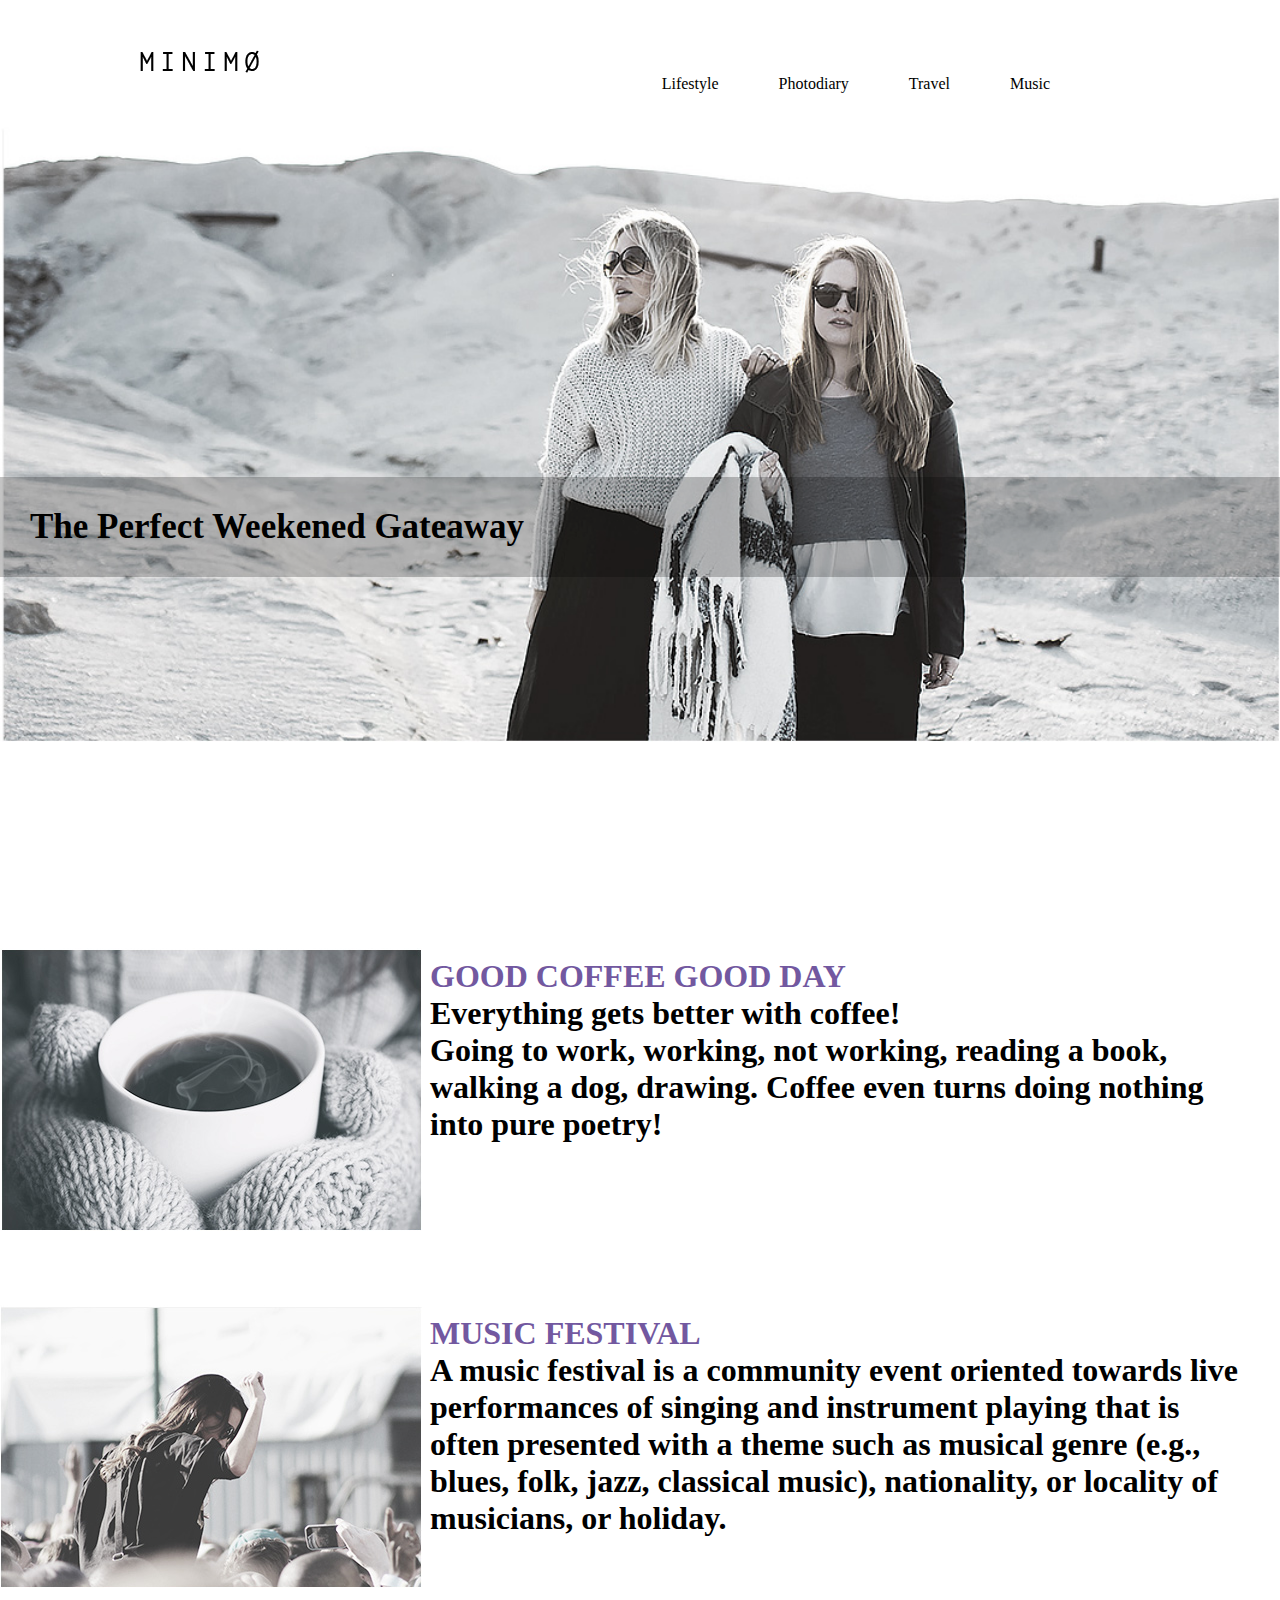
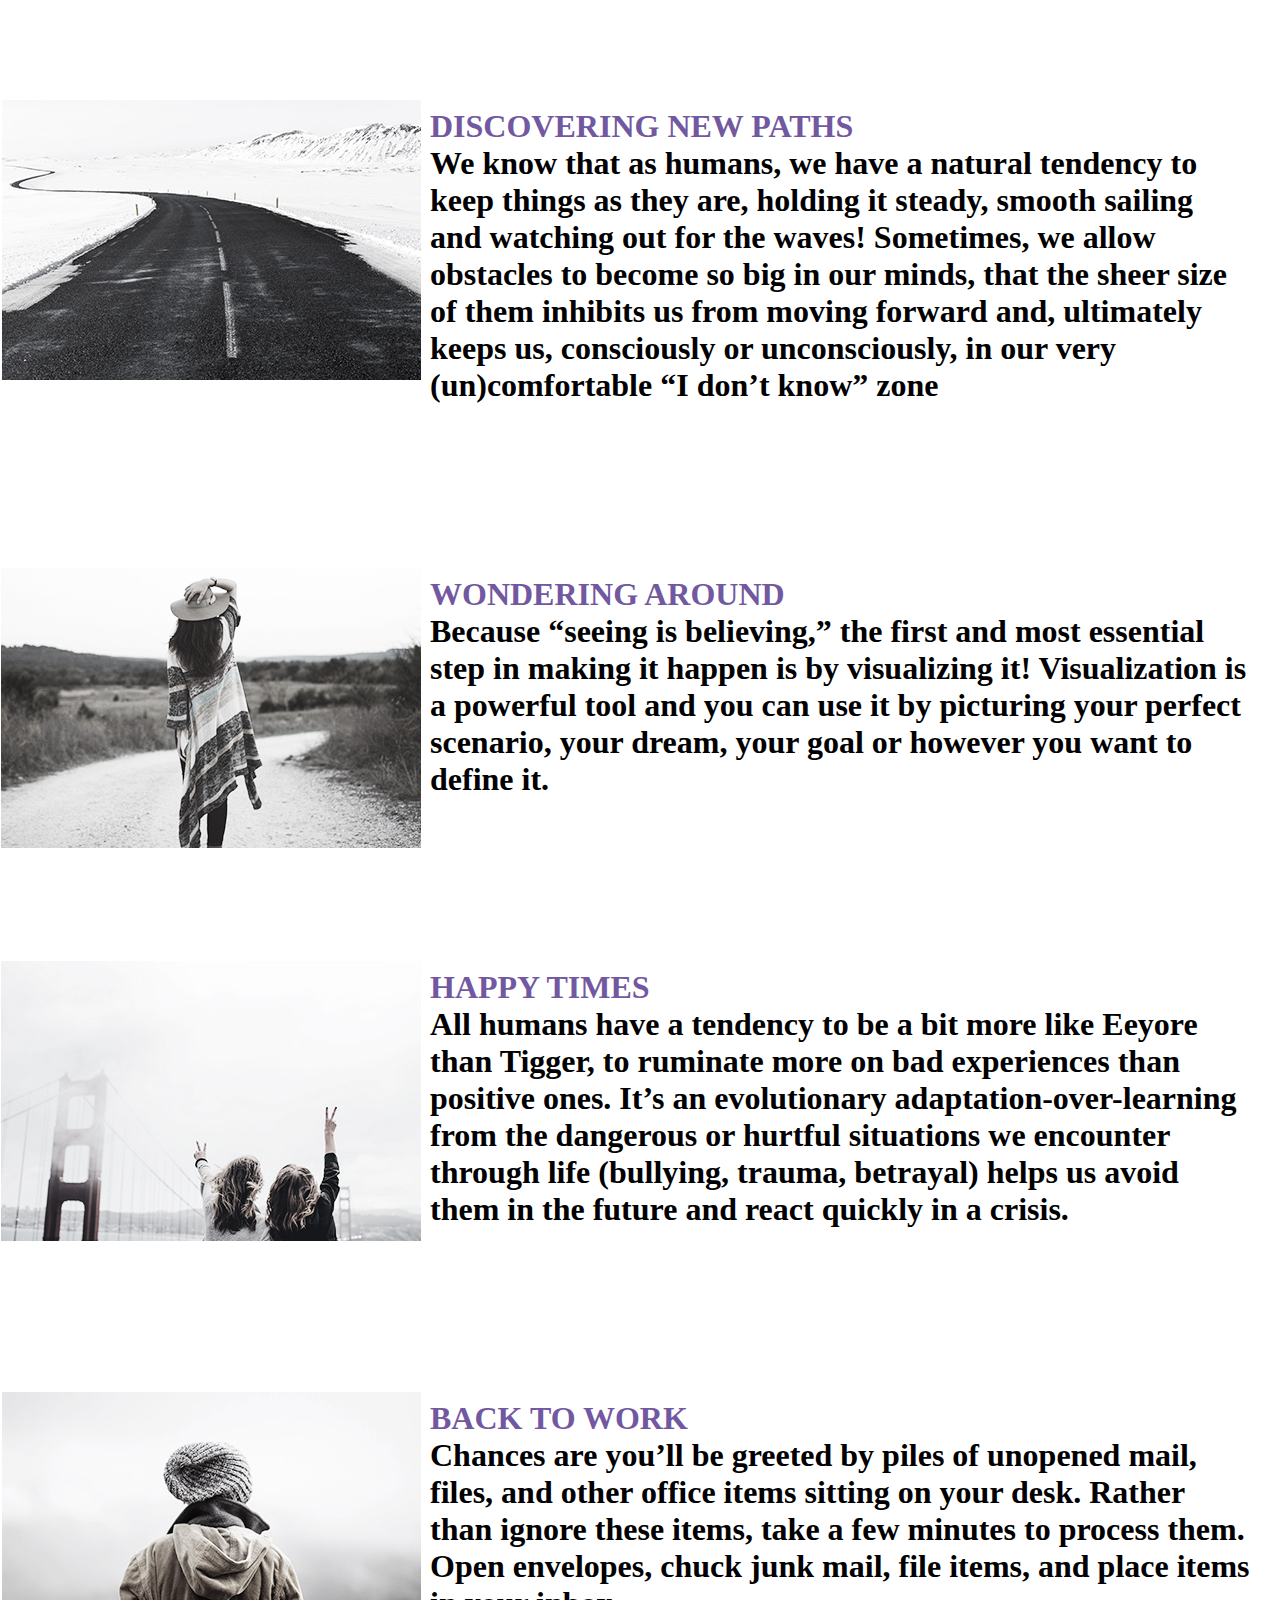
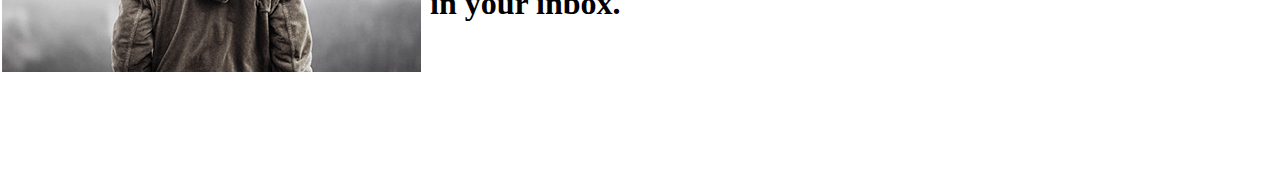
<file: index.html>
<!DOCTYPE html>
<html>
<head>
	<title>Project Three</title>
	<link rel="stylesheet" type="text/css" href="css/style.css">
</head>
<body>
     <!--header start-->
     <header>
     	<div>
     		<div class="container">
     		<div class="logo">
     		<a href="index.html">
     			<img src="images/logo.png" alt="logo" title="Minimo Project">
     		</a>
     		</div>
     		<nav>
     			<ul>
     				<li><a href="lifestyle.html"></a>Lifestyle</li>
     				<li><a href="photodiary.html"></a>Photodiary</li>
     				<li><a href="travel.html"></a>Travel</li>
     				<li><a href="music.html"></a>Music</li>
     			</ul>
     		</nav>	
     		</div>
     	</div>
     </header>
     <!--header end-->
     
     <!--section one-->
     <section class="section_one">
     	<h2>The Perfect Weekened Gateaway</h2>
     </section>
     <!--section one-->
     <!--section two-->
     <section class="section_two">
     	<h1><span>Good coffee Good day</span><br>
     		Everything gets better with coffee!<br> Going to work, working, not working, reading a book, walking a dog, drawing. Coffee even turns doing nothing into pure poetry!</h1>
     </section>
     <!--section two-->
     <!--section three-->
     <section class="section_three">
     	<h1><span>Music Festival</span><br>
     	A music festival is a community event oriented towards live performances of singing and instrument playing that is often presented with a theme such as musical genre (e.g., blues, folk, jazz, classical music), nationality, or locality of musicians, or holiday.</h1>
     </section>
     <!--section three-->
     <!--section four-->
     <section class="section_four">
     	<h1><span>Discovering new paths</span><br>
     	We know that as humans, we have a natural tendency to keep things as they are, holding it steady, smooth sailing and watching out for the waves! Sometimes, we allow obstacles to become so big in our minds, that the sheer size of them inhibits us from moving forward and, ultimately keeps us, consciously or unconsciously, in our very (un)comfortable “I don’t know” zone</h1>
     </section>
     <!--section four-->

<!--section five-->
     <section class="section_five">
     	<h1><span>Wondering Around</span><br>
     	Because “seeing is believing,” the first and most essential step in making it happen is by visualizing it! Visualization is a powerful tool and you can use it by picturing your perfect scenario, your dream, your goal or however you want to define it.</h1>
     </section>
     <!--section five-->

<!--section six-->
     <section class="section_six">
     	<h1><span>Happy times</span><br>
     	All humans have a tendency to be a bit more like Eeyore than Tigger, to ruminate more on bad experiences than positive ones. It’s an evolutionary adaptation-over-learning from the dangerous or hurtful situations we encounter through life (bullying, trauma, betrayal) helps us avoid them in the future and react quickly in a crisis.</h1>
     </section>
     <!--section six-->

<!--section seven-->
     <section class="section_seven">
     	<h1><span>Back to  Work</span><br>
     	Chances are you’ll be greeted by piles of unopened mail, files, and other office items sitting on your desk. Rather than ignore these items, take a few minutes to process them. Open envelopes, chuck junk mail, file items, and place items in your inbox.</h1>
     </section>
     <!--section seven-->
</body>
</html>
</file>
<file: css/style.css>
body{
    margin: 0;
}
header{
}
.container{
    width: 1100px;
    margin: auto;
    display: flex;
    flex-wrap: nowrap;
    align-items: center;
}
.logo{
    flex-basis: 30%;
    flex-basis: 20%;
    max-width: 30%;
}
.logo img{

padding: 50px;
}
nav{
    max-width: 80%;
    flex-basis:  80%;
    flex-basis: 70%;
}
nav ul{
    display: flex;
    margin: 0;
    padding: 0px;
    justify-content: flex-end;
}
nav ul li{
    list-style: none;
    padding: 30px;
}
nav ul li a{
    color: #000;
    font-size: 20px;
    text-decoration: none;
    text-transform: uppercase;
    padding: 20px;
    display: block;
}
.section_one{
    background-image: url(../images/banner.jpg);
    background-size: contain;
    padding-top: 350px;
    padding-bottom: 350px;
    background-repeat: no-repeat
}

.section_two{
    background-image: url(../images/blog2.jpg);
    background-repeat: no-repeat
}
.section_three{
    background-image: url(../images/blog1.jpg);
   background-repeat: no-repeat
}
.section_four{
    background-image: url(../images/blog6.jpg);
   background-repeat: no-repeat
}

.section_five{
    background-image: url(../images/blog5.jpg);
    background-repeat: no-repeat

}
.section_six{
    background-image: url(../images/blog3.jpg);
    background-repeat: no-repeat

}
.section_seven{
    background-image: url(../images/blog4.jpg);
    background-repeat: no-repeat
}
h1{
    padding-left: 430px;
    padding-top: 10px;
    padding-bottom: 140px;
    background-repeat: no-repeat;
    padding left: 2;
    padding-right: 30px;
}
h2{
    padding: 30px;
    font-size: 35px;
    margin: auto;
    background: #0000003b;
}
span{
    color: #7258a0;
    text-transform: uppercase;
    
}
</file>
